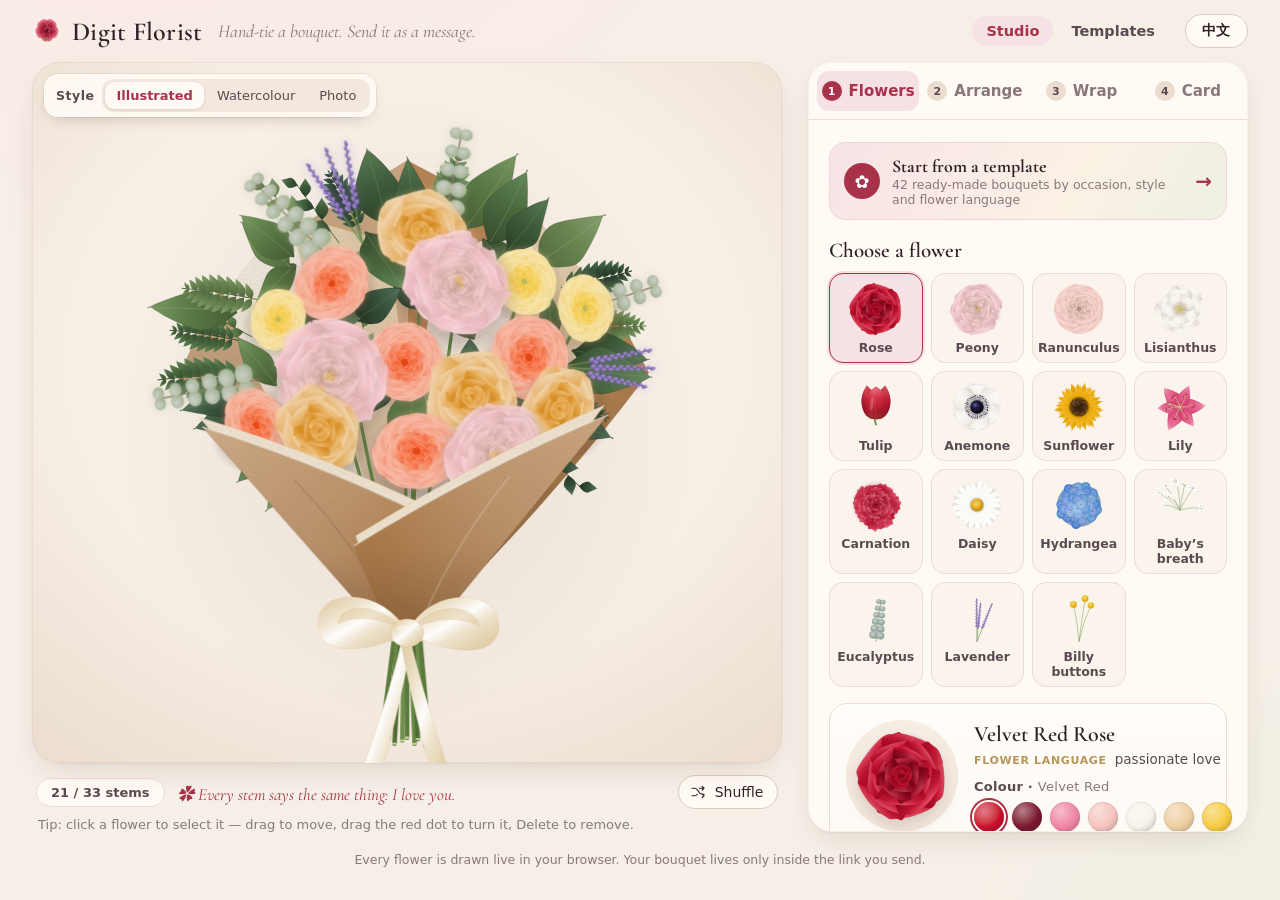
<file: index.html>
<!doctype html>
<html lang="en">
<head>
  <meta charset="utf-8" />
  <meta name="viewport" content="width=device-width, initial-scale=1, viewport-fit=cover" />
  <title>Digit Florist · 数字花坊</title>
  <meta name="description" content="Design a digital bouquet — choose flowers, colours and wrapping, arrange them your way, and send it as a link. 亲手设计一束电子花束，并以链接的形式送出。" />
  <meta name="theme-color" content="#f6efe7" />
  <link rel="icon" href="assets/favicon.svg" type="image/svg+xml" />
  <link rel="preconnect" href="https://fonts.googleapis.com" />
  <link rel="preconnect" href="https://fonts.gstatic.com" crossorigin />
  <link rel="stylesheet" href="https://fonts.googleapis.com/css2?family=Cormorant+Garamond:ital,wght@0,500;0,600;1,500&family=Noto+Serif+SC:wght@500;600&display=swap" media="print" onload="this.media='all'" />
  <link rel="stylesheet" href="css/style.css" />
</head>
<body class="studio-page">
  <header class="topbar">
    <a class="brand" href="./">
      <img src="assets/favicon.svg" alt="" width="30" height="30" />
      <span class="brand-name" data-i18n="brand">Digit Florist</span>
    </a>
    <p class="tagline" data-i18n="tagline"></p>
    <nav class="nav">
      <a class="nav-link on" href="./" data-i18n="navStudio" aria-current="page"></a>
      <a class="nav-link" href="library.html" data-i18n="navLibrary"></a>
    </nav>
    <button class="lang-btn" id="langBtn" type="button" aria-label="Switch language"><span data-i18n="langLabel">中文</span></button>
  </header>

  <main class="studio">
    <section class="stage-col" aria-label="Bouquet preview">
      <div class="style-float"><span data-i18n="styleLabel"></span><div class="seg style-seg" id="styleSeg" role="radiogroup"></div></div>
      <div class="stage" id="stage"></div>
      <div class="selbar" id="selbar" hidden></div>
      <div class="stage-bar">
        <span class="pill" id="countPill"></span>
        <button type="button" class="rose-note" id="roseNote"></button>
        <div class="stage-actions">
          <button class="icon-btn" data-act="shuffle" type="button" data-i18n-title="shuffle">
            <svg viewBox="0 0 24 24" aria-hidden="true"><path d="M4 7h3.5c2 0 3.2 1 4.5 3l1 1.6c1.3 2 2.5 3.4 4.5 3.4H20M4 17h3.5c1.6 0 2.6-.7 3.6-2M14 7h3.5H20m-2.5-2.5L20 7l-2.5 2.5m0 5L20 17l-2.5 2.5"/></svg>
            <span data-i18n="shuffle"></span>
          </button>
        </div>
      </div>
      <p class="hint" data-i18n="dragHint"></p>
    </section>

    <aside class="panel">
      <nav class="tabs" role="tablist">
        <button role="tab" data-tab="flowers" class="on"><b>1</b><span data-i18n="tab.flowers"></span></button>
        <button role="tab" data-tab="arrange"><b>2</b><span data-i18n="tab.arrange"></span></button>
        <button role="tab" data-tab="wrap"><b>3</b><span data-i18n="tab.wrap"></span></button>
        <button role="tab" data-tab="card"><b>4</b><span data-i18n="tab.card"></span></button>
      </nav>
      <div class="panel-body" id="panelBody"></div>
    </aside>
  </main>

  <footer class="foot" data-i18n="footer"></footer>

  <dialog id="shareDlg" class="dlg">
    <form method="dialog" class="dlg-inner">
      <div class="dlg-art" id="shareArt"></div>
      <h2 data-i18n="shareTitle"></h2>
      <p class="muted" data-i18n="shareDesc"></p>
      <div class="link-row">
        <input id="shareLink" readonly />
        <button type="button" class="btn primary" data-dlg="copy"><span data-i18n="copy"></span></button>
      </div>
      <div class="dlg-actions">
        <button type="button" class="btn" data-dlg="share" id="nativeShare" hidden><span data-i18n="shareBtn"></span></button>
        <button type="button" class="btn" data-dlg="preview"><span data-i18n="preview"></span></button>
        <button type="button" class="btn" data-dlg="download"><span data-i18n="download"></span></button>
      </div>
      <button class="dlg-x" value="close" aria-label="Close">×</button>
    </form>
  </dialog>

  <div class="toast" id="toast" role="status" aria-live="polite"></div>
  <script type="module" src="js/studio.js"></script>
</body>
</html>
</file>
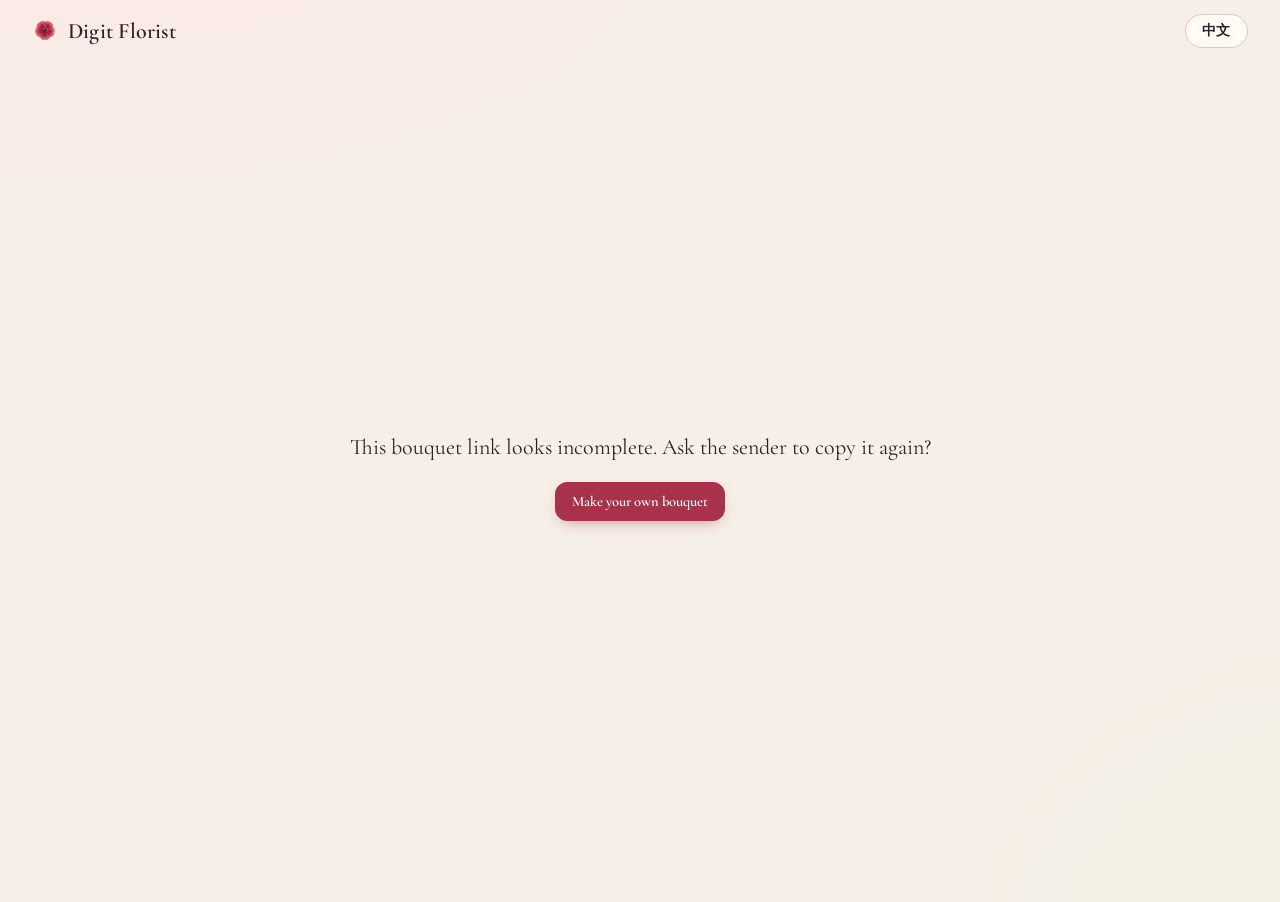
<file: gift.html>
<!doctype html>
<html lang="en">
<head>
  <meta charset="utf-8" />
  <meta name="viewport" content="width=device-width, initial-scale=1, viewport-fit=cover" />
  <title>A bouquet for you · 有一束花送给你</title>
  <meta name="description" content="Someone sent you a hand-tied digital bouquet. 有人为你扎了一束电子花束。" />
  <meta name="theme-color" content="#f6efe7" />
  <link rel="icon" href="assets/favicon.svg" type="image/svg+xml" />
  <link rel="preconnect" href="https://fonts.googleapis.com" />
  <link rel="preconnect" href="https://fonts.gstatic.com" crossorigin />
  <link rel="stylesheet" href="https://fonts.googleapis.com/css2?family=Cormorant+Garamond:ital,wght@0,500;0,600;1,500&family=Noto+Serif+SC:wght@500;600&family=Ma+Shan+Zheng&display=swap" media="print" onload="this.media='all'" />
  <link rel="stylesheet" href="css/style.css" />
</head>
<body class="gift-page">
  <header class="topbar slim">
    <a class="brand" href="./">
      <img src="assets/favicon.svg" alt="" width="26" height="26" />
      <span class="brand-name" data-i18n="brand">Digit Florist</span>
    </a>
    <button class="lang-btn" id="langBtn" type="button" aria-label="Switch language"><span data-i18n="langLabel">中文</span></button>
  </header>

  <div class="petal-rain" id="petals" aria-hidden="true"></div>

  <main class="gift">
    <section class="envelope-screen" id="envelope">
      <button class="envelope" id="openBtn" type="button">
        <span class="env-back"></span>
        <span class="env-letter"><span class="env-art" id="envArt"></span></span>
        <span class="env-front"></span>
        <span class="env-flap"></span>
        <span class="env-seal"><svg viewBox="0 0 40 40" aria-hidden="true"><path d="M20 31s-9.5-5.8-9.5-12.6A5.3 5.3 0 0 1 20 15.3a5.3 5.3 0 0 1 9.5 3.1C29.5 25.2 20 31 20 31Z"/></svg></span>
      </button>
      <h1 class="env-title" data-i18n="giftFor"></h1>
      <p class="env-from" id="envFrom"></p>
      <p class="env-tap" data-i18n="tapOpen"></p>
    </section>

    <section class="reveal" id="reveal" hidden>
      <div class="gift-stage" id="giftStage"></div>
      <article class="note" id="note">
        <p class="note-to" id="noteTo"></p>
        <p class="note-msg" id="noteMsg"></p>
        <p class="note-from" id="noteFrom"></p>
        <p class="note-meaning" id="noteMeaning"></p>
      </article>
      <div class="gift-actions">
        <button class="btn" type="button" id="replayBtn"><span data-i18n="replay"></span></button>
        <button class="btn" type="button" id="saveBtn"><span data-i18n="download"></span></button>
        <a class="btn primary" href="./" data-i18n="makeOwn"></a>
      </div>
    </section>

    <section class="invalid" id="invalid" hidden>
      <p data-i18n="invalid"></p>
      <a class="btn primary" href="./" data-i18n="makeOwn"></a>
    </section>
  </main>

  <div class="toast" id="toast" role="status" aria-live="polite"></div>
  <script type="module" src="js/gift.js"></script>
</body>
</html>
</file>
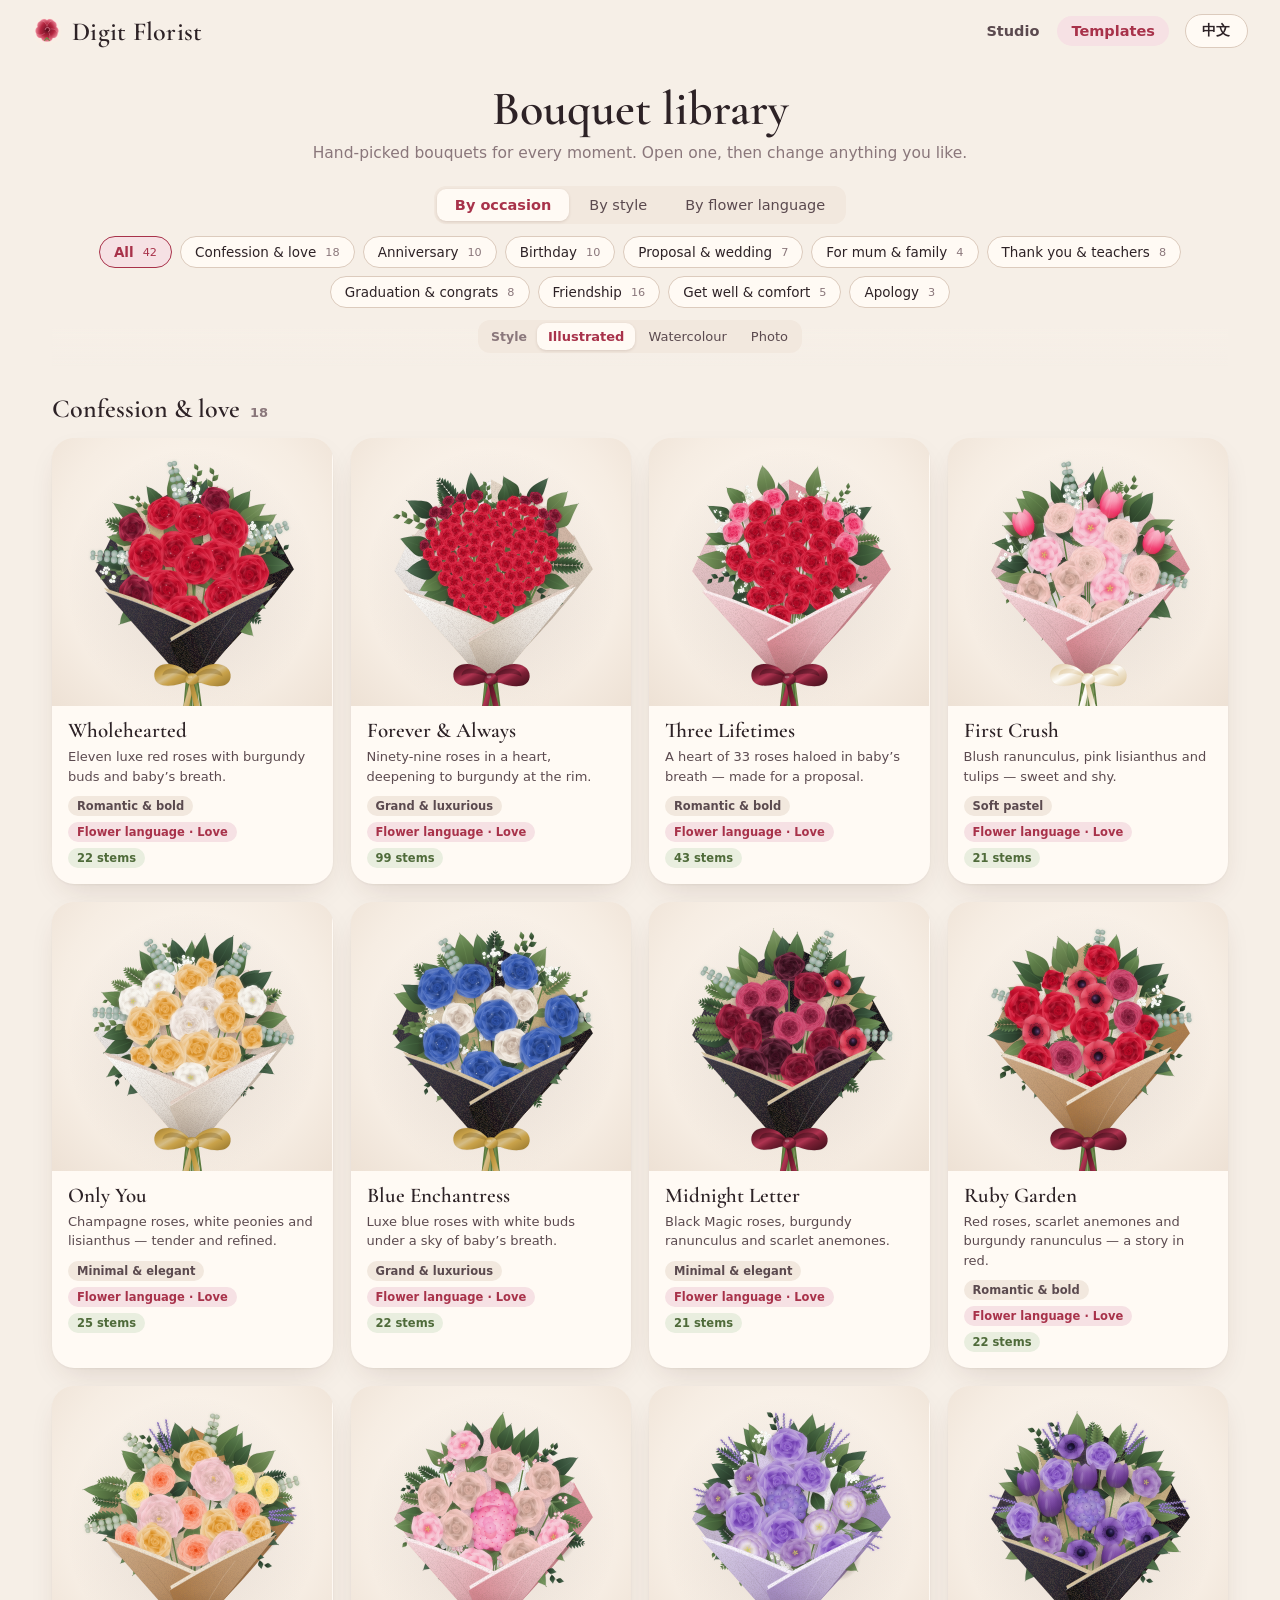
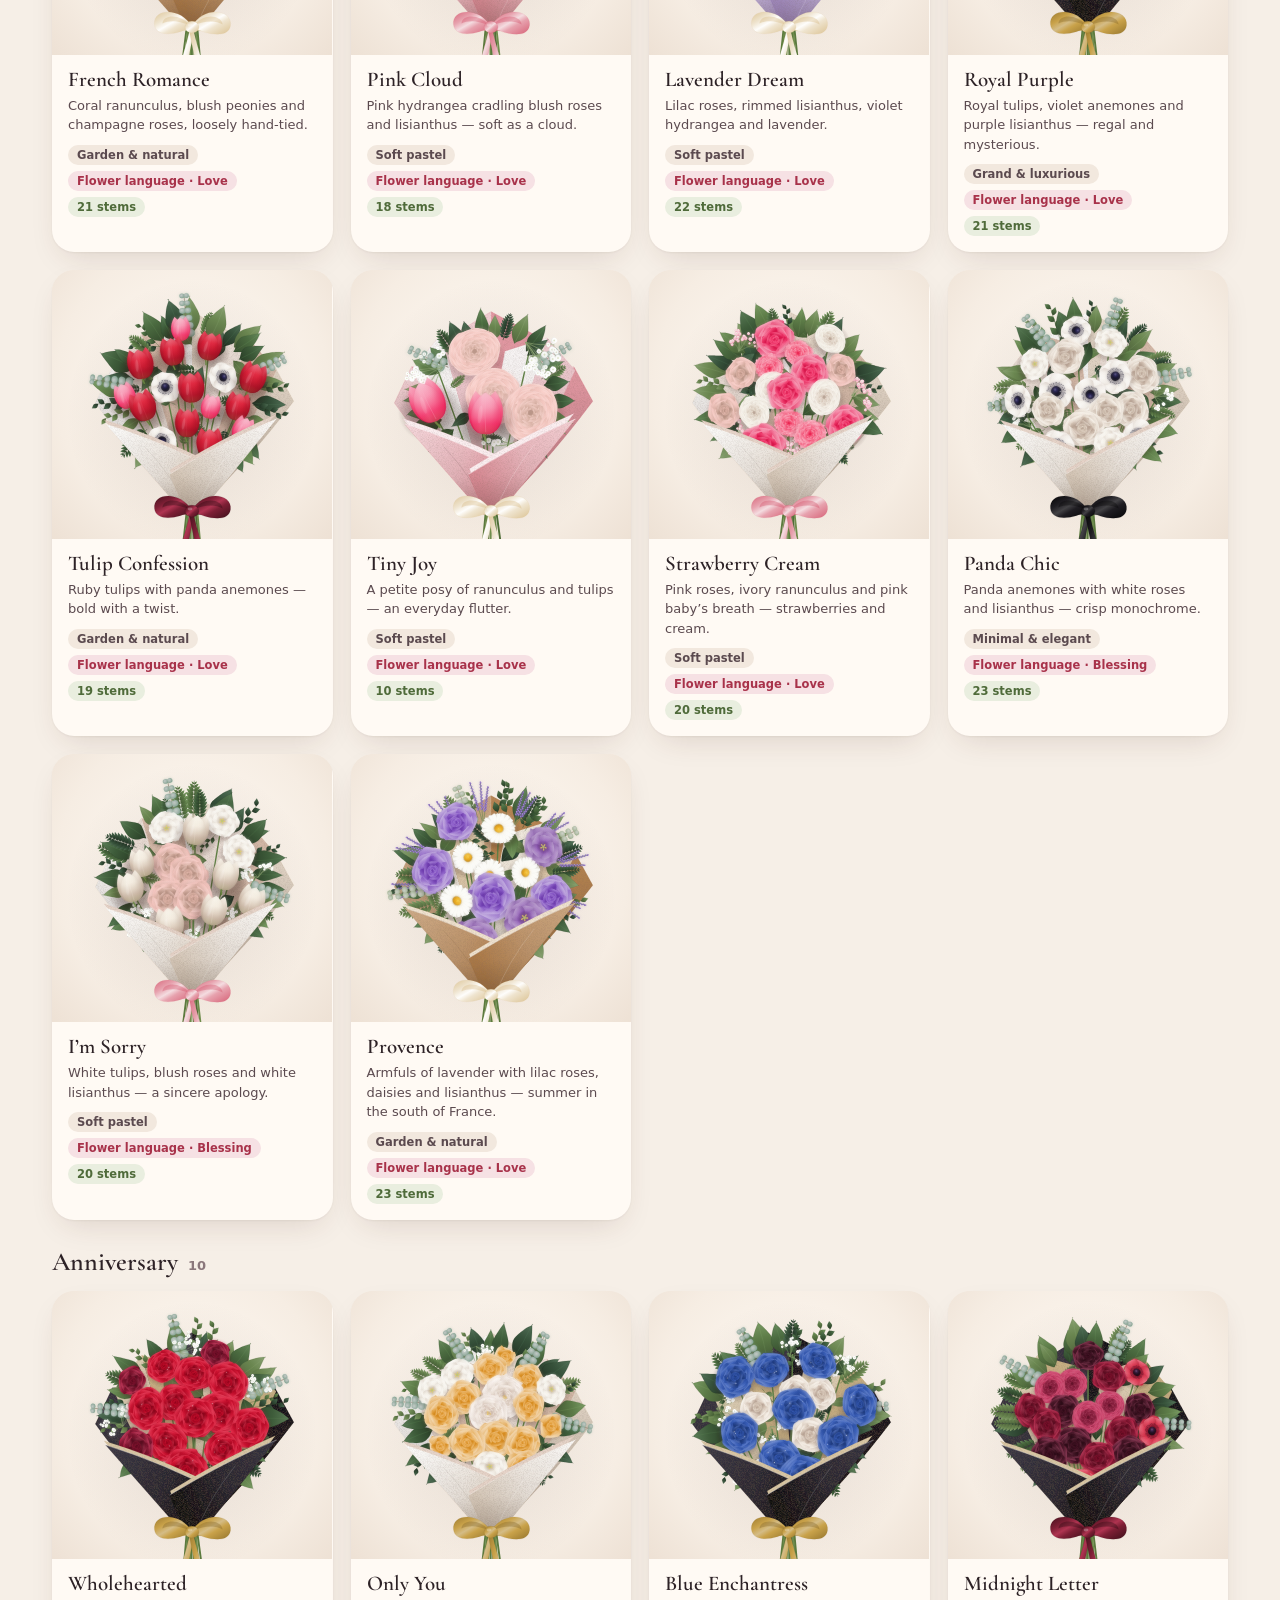
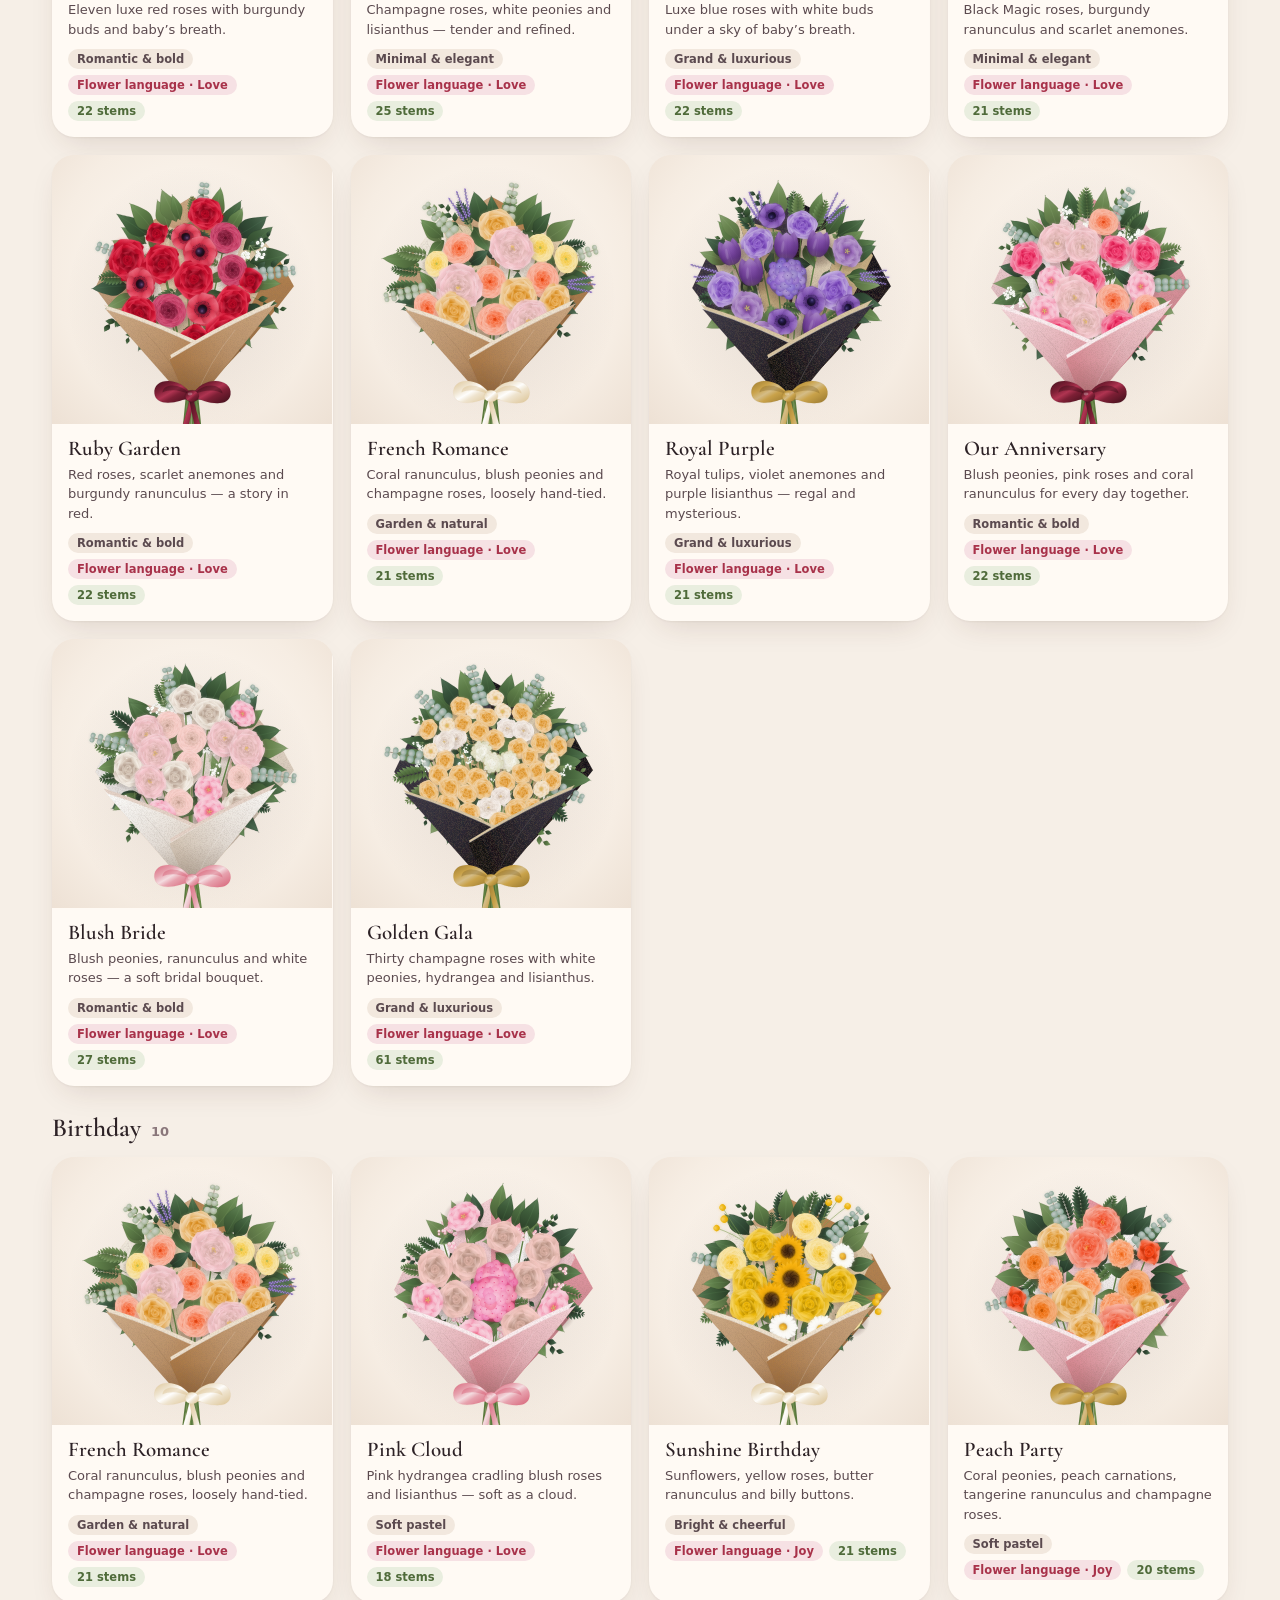
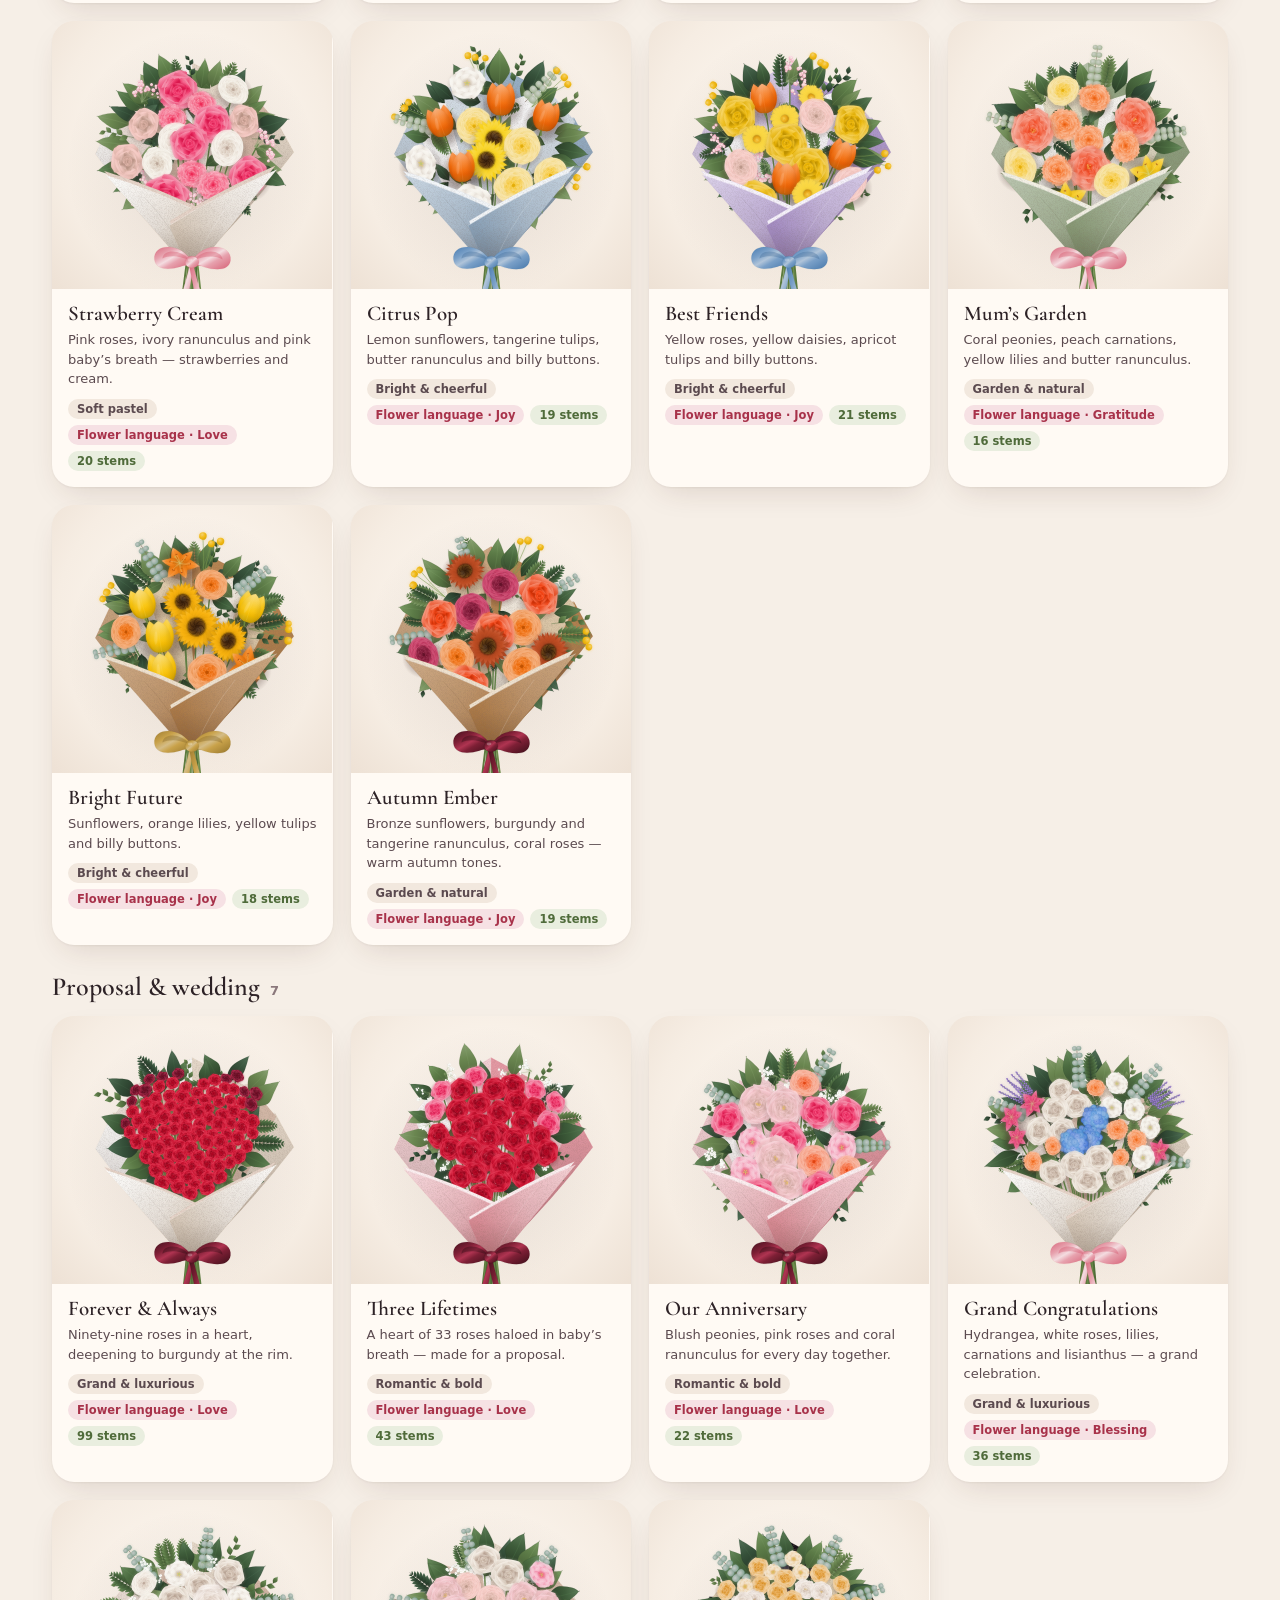
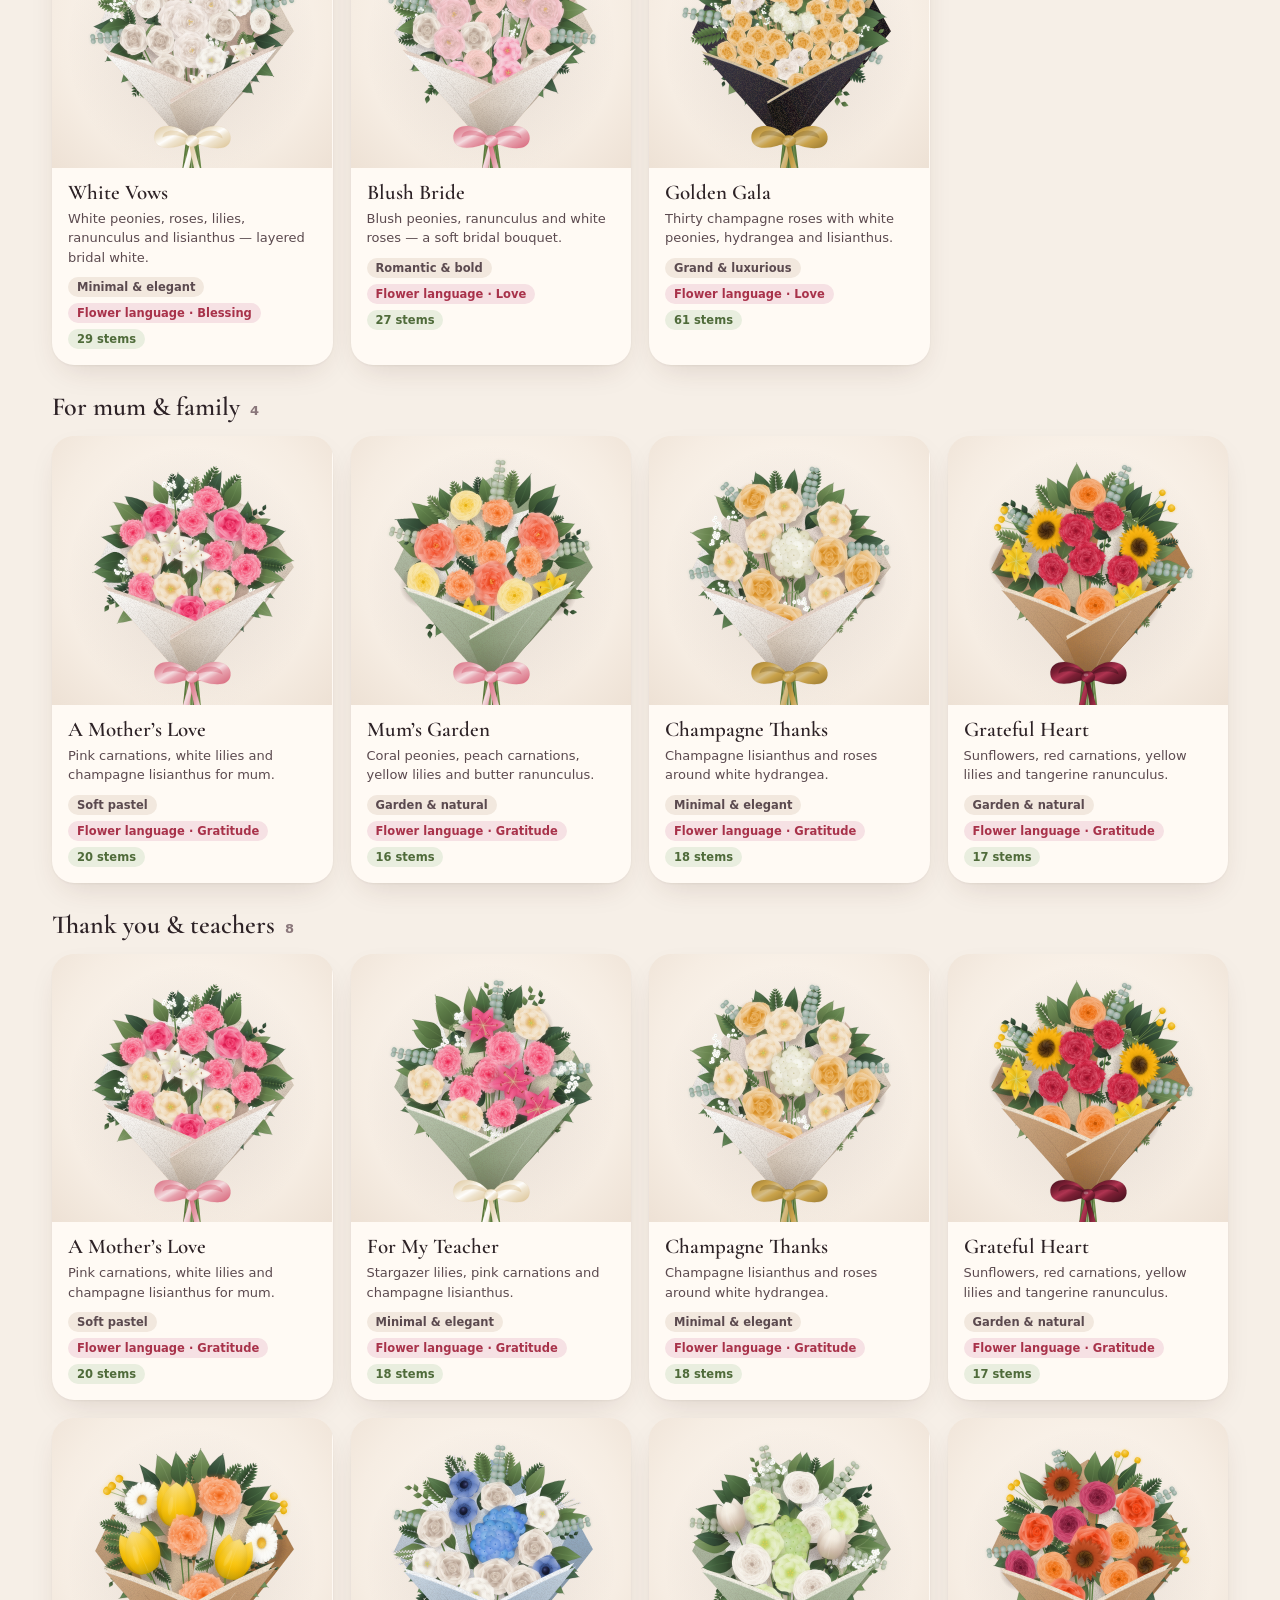
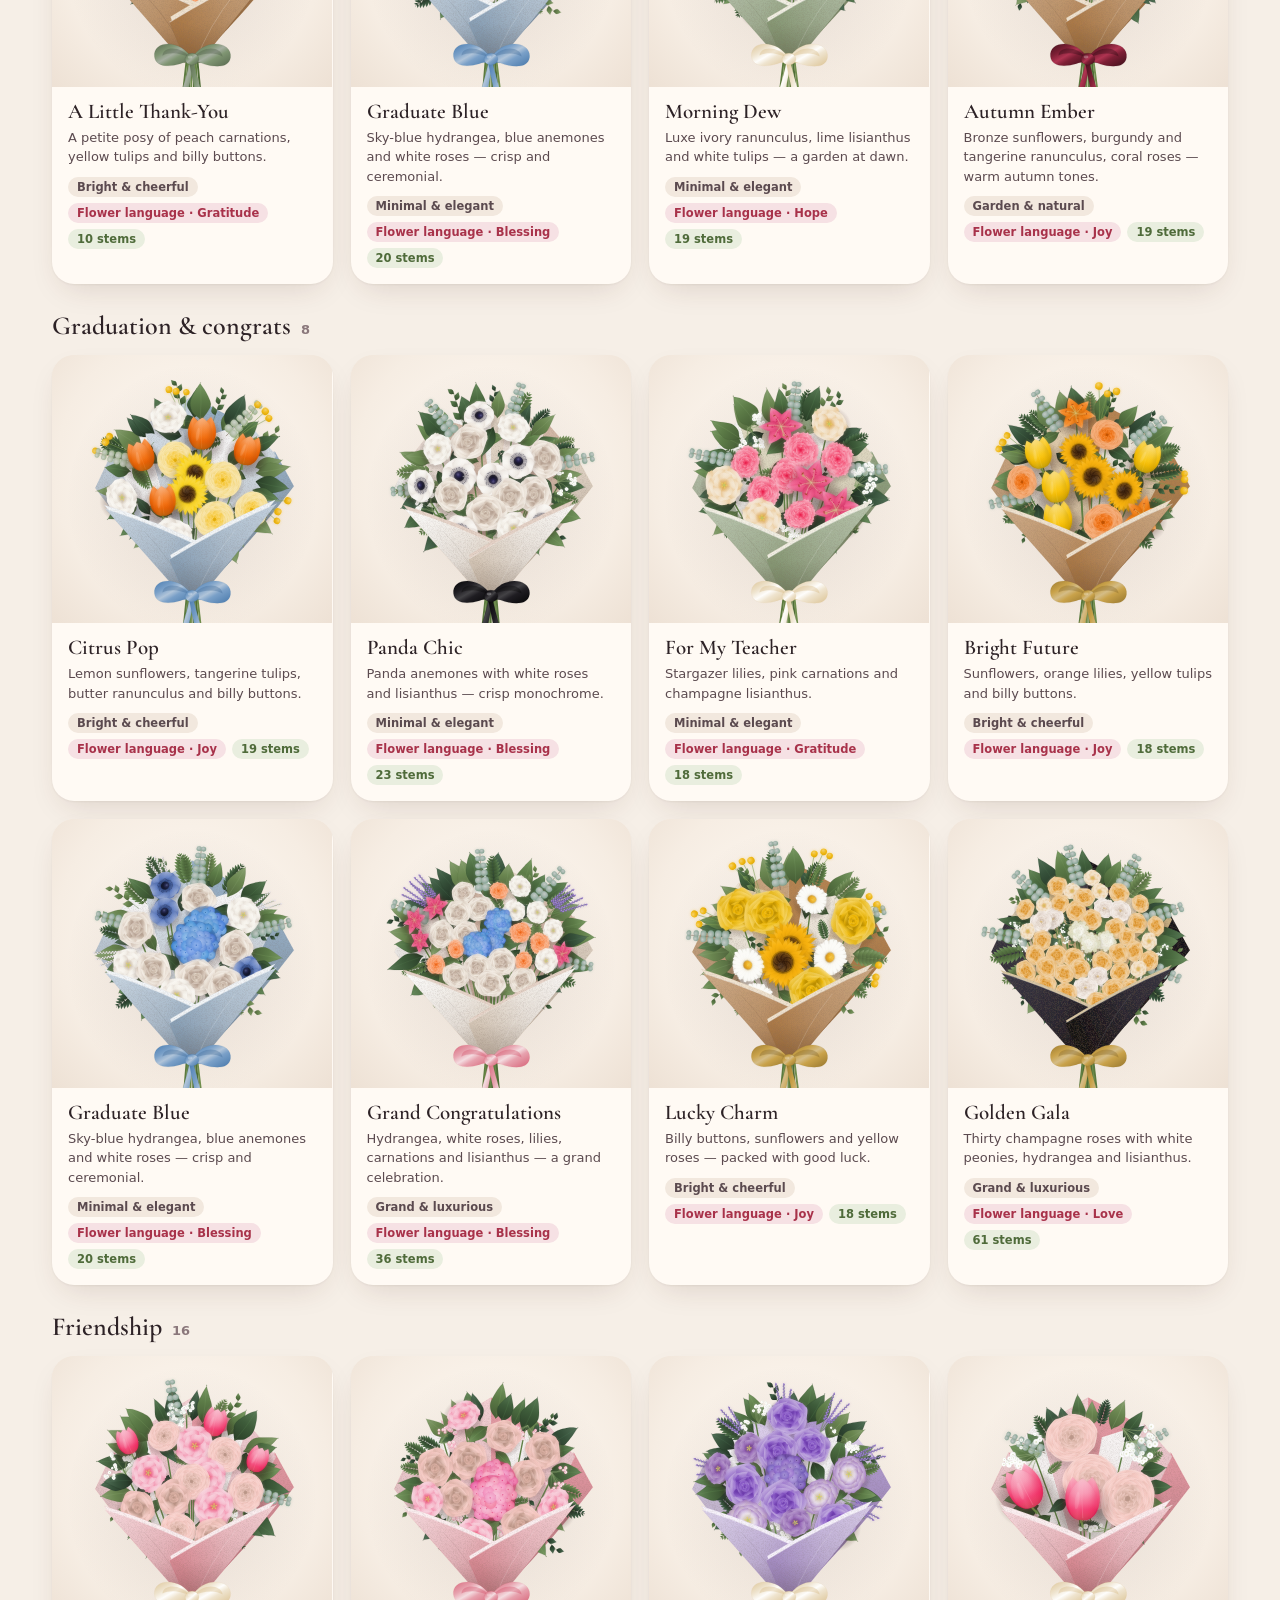
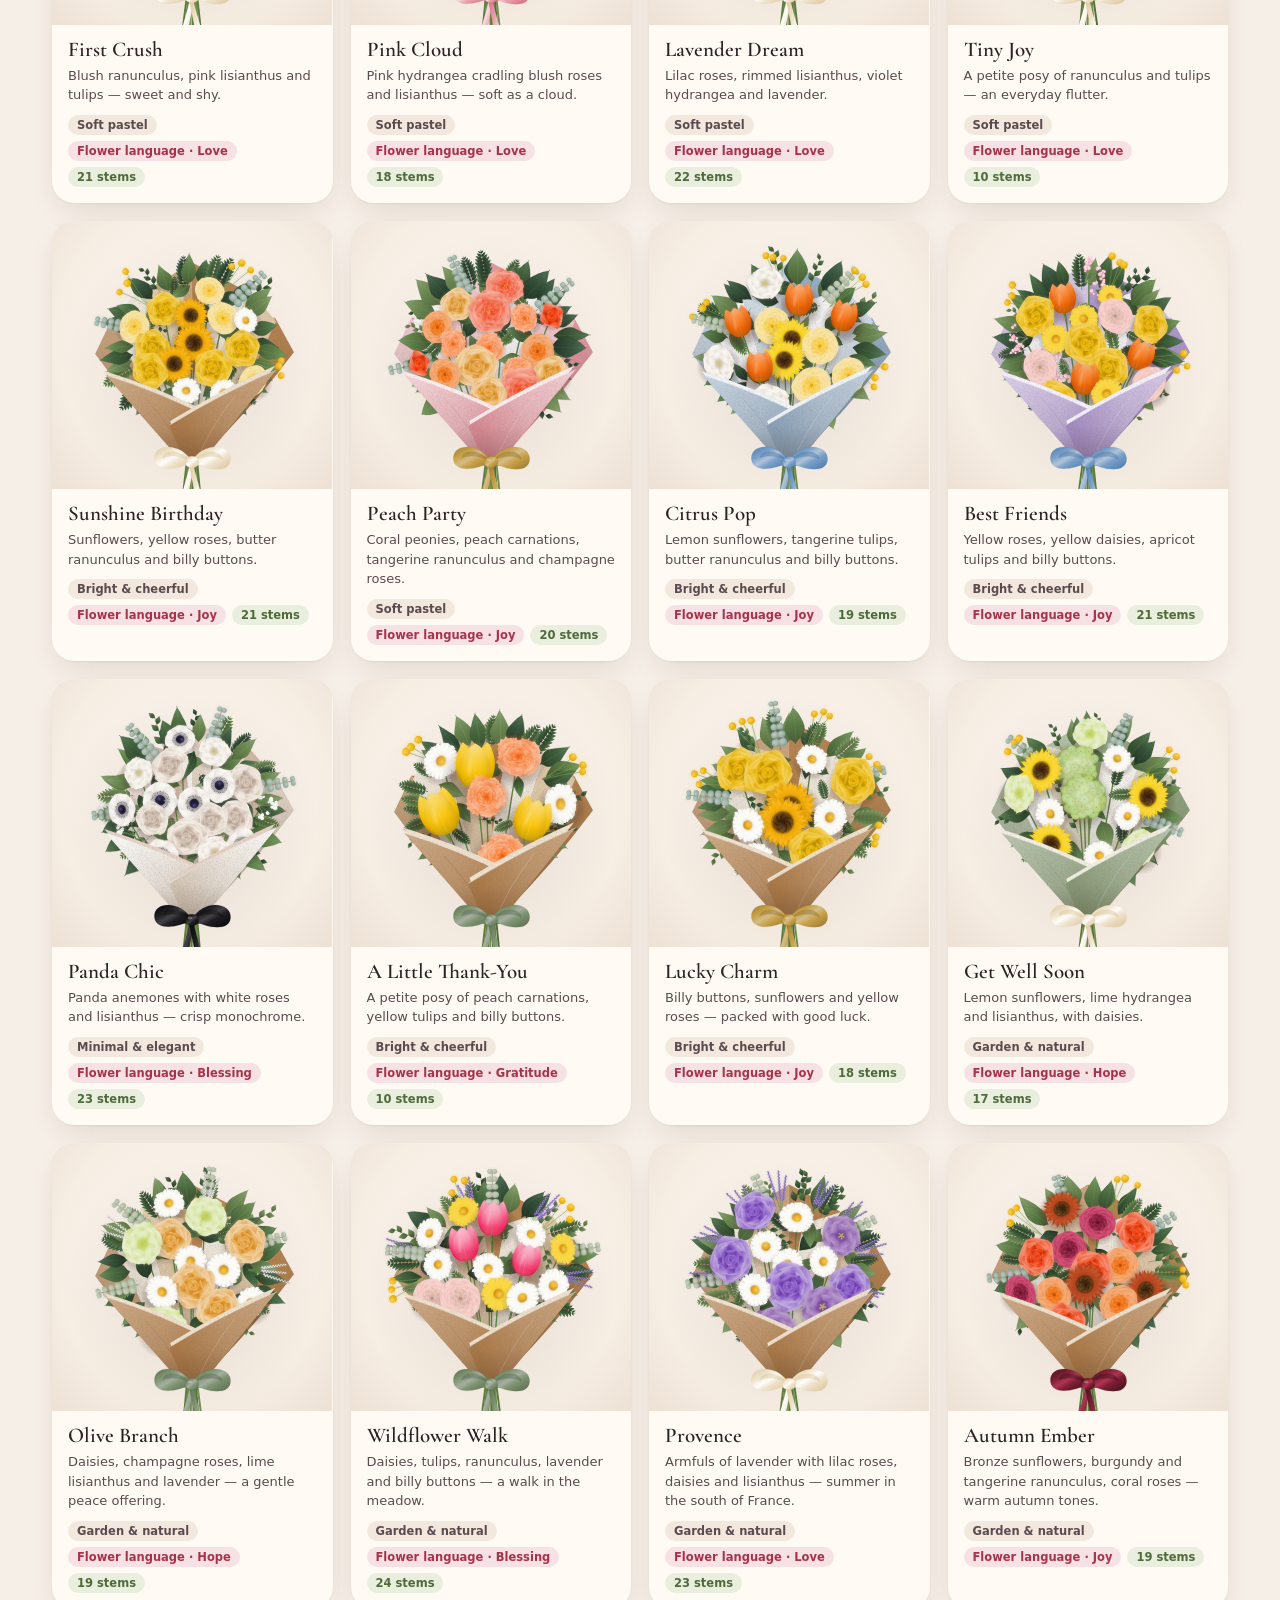
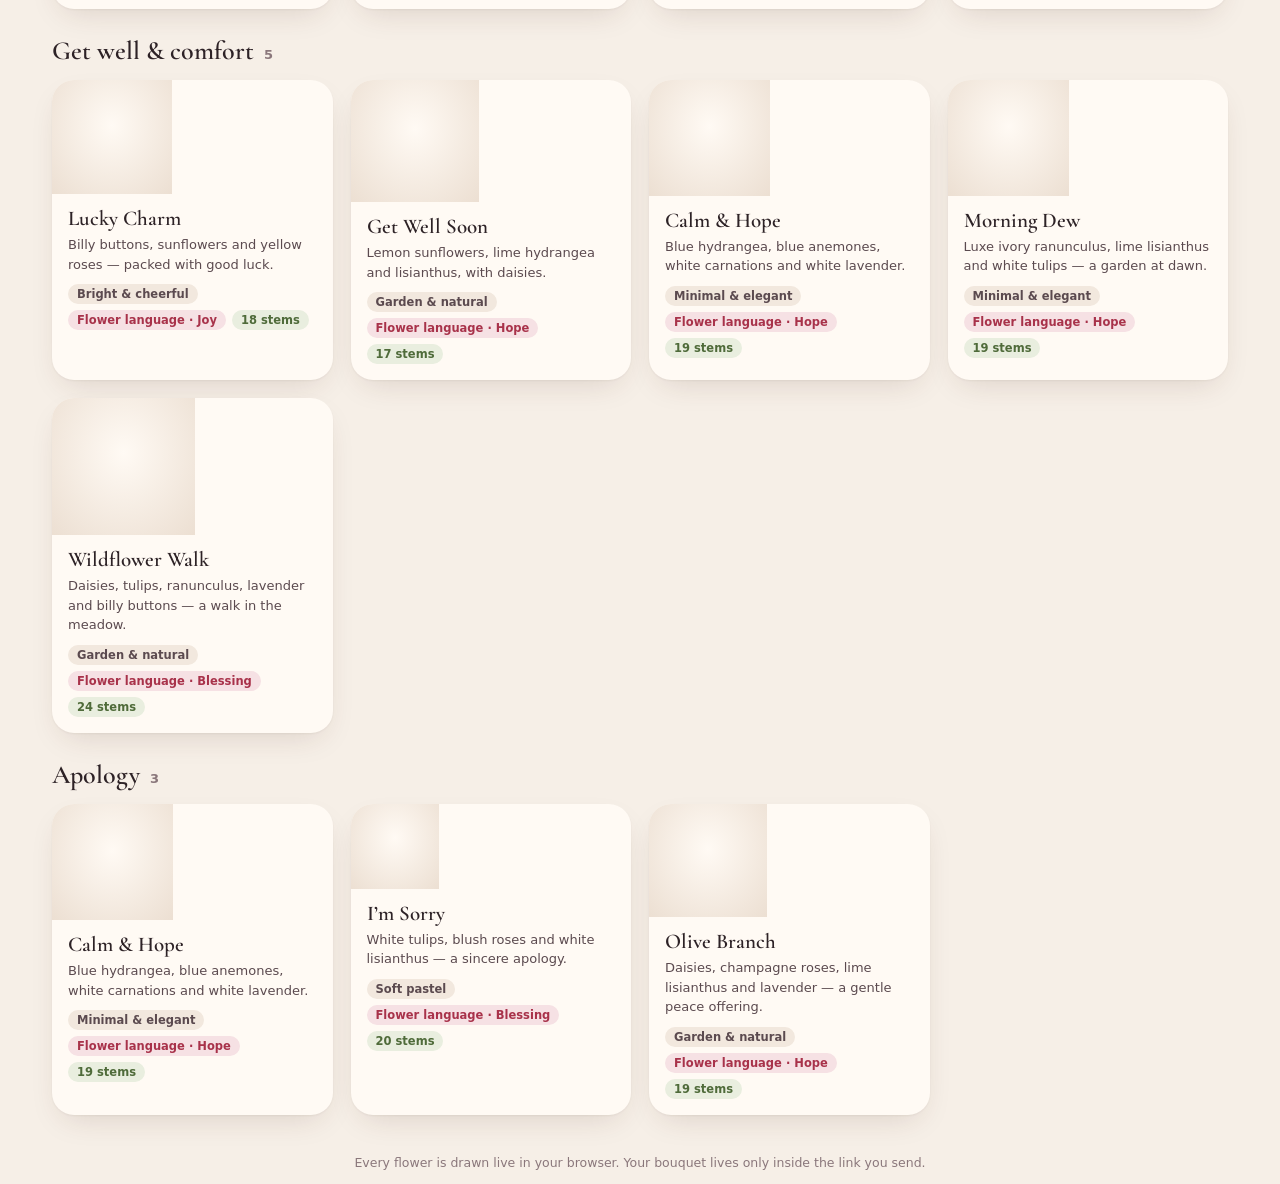
<file: library.html>
<!doctype html>
<html lang="en">
<head>
  <meta charset="utf-8" />
  <meta name="viewport" content="width=device-width, initial-scale=1, viewport-fit=cover" />
  <title>Bouquet Library · 花束模板库</title>
  <meta name="description" content="Ready-made bouquet templates by occasion, style and flower language — open one and make it yours. 按用途、风格和花语挑选花束模板，再亲手修改。" />
  <meta name="theme-color" content="#f6efe7" />
  <link rel="icon" href="assets/favicon.svg" type="image/svg+xml" />
  <link rel="preconnect" href="https://fonts.googleapis.com" />
  <link rel="preconnect" href="https://fonts.gstatic.com" crossorigin />
  <link rel="stylesheet" href="https://fonts.googleapis.com/css2?family=Cormorant+Garamond:ital,wght@0,500;0,600;1,500&family=Noto+Serif+SC:wght@500;600&display=swap" media="print" onload="this.media='all'" />
  <link rel="stylesheet" href="css/style.css" />
</head>
<body class="library-page">
  <header class="topbar">
    <a class="brand" href="./">
      <img src="assets/favicon.svg" alt="" width="30" height="30" />
      <span class="brand-name" data-i18n="brand">Digit Florist</span>
    </a>
    <nav class="nav">
      <a class="nav-link" href="./" data-i18n="navStudio"></a>
      <a class="nav-link on" href="library.html" data-i18n="navLibrary" aria-current="page"></a>
    </nav>
    <button class="lang-btn" id="langBtn" type="button" aria-label="Switch language"><span data-i18n="langLabel">中文</span></button>
  </header>

  <main class="library">
    <section class="lib-hero">
      <h1 data-i18n="libTitle"></h1>
      <p data-i18n="libSub"></p>
    </section>

    <div class="lib-controls">
      <div class="seg lib-mode" id="modeSeg" role="tablist"></div>
      <div class="chips lib-chips" id="filterChips"></div>
      <div class="seg style-seg lib-style" id="styleSeg"></div>
    </div>

    <div id="lib"></div>
  </main>

  <footer class="foot" data-i18n="footer"></footer>

  <dialog id="tplDlg" class="dlg wide">
    <div class="dlg-inner tpl-detail">
      <button class="dlg-x" type="button" data-close aria-label="Close">×</button>
      <div class="tpl-detail-art"><img id="tdImg" alt="" /></div>
      <div class="tpl-detail-body">
        <div class="tpl-tags" id="tdTags"></div>
        <h2 id="tdName"></h2>
        <p class="muted" id="tdDesc"></p>
        <div class="meaning-card"><span class="mc-label" data-i18n="bouquetMeaning"></span><p id="tdMeaning"></p><p class="mc-close" id="tdClose"></p></div>
        <h3 class="sec-title small-title" data-i18n="inBouquet"></h3>
        <ul class="mini-list" id="tdFlowers"></ul>
        <p class="muted small" id="tdWrap"></p>
        <div class="tpl-detail-actions">
          <a class="btn primary" id="tdUse"><span data-i18n="useTpl"></span></a>
          <a class="btn" id="tdSend"><span data-i18n="sendTpl"></span></a>
        </div>
      </div>
    </div>
  </dialog>

  <script type="module" src="js/library.js"></script>
</body>
</html>
</file>
<file: css/style.css>
/* Digit Florist — boutique paper & petals */
:root {
  color-scheme: light;
  --bg: #f6efe7;
  --paper: #fffaf4;
  --paper-2: #fbf4ec;
  --ink: #2d2226;
  --ink-2: #5b4a4f;
  --muted: #8a777b;
  --line: #eadccf;
  --line-2: #dccbbd;
  --accent: #a8324a;
  --accent-ink: #fff;
  --accent-soft: #f6e1e4;
  --gold: #b8955a;
  --green: #5f7f45;
  --radius: 18px;
  --shadow: 0 1px 2px rgba(60, 30, 25, 0.05), 0 12px 32px -12px rgba(80, 40, 30, 0.18);
  --serif: "Cormorant Garamond", "Noto Serif SC", "Songti SC", "STSong", "SimSun", Georgia, serif;
  --sans: -apple-system, BlinkMacSystemFont, "Segoe UI", "PingFang SC", "Hiragino Sans GB", "Microsoft YaHei", "Noto Sans SC", system-ui, sans-serif;
  --hand: "Ma Shan Zheng", "Kaiti SC", "STKaiti", "KaiTi", "Cormorant Garamond", Georgia, serif;
}

* { box-sizing: border-box; }
html, body { margin: 0; }
body {
  font-family: var(--sans);
  color: var(--ink);
  background:
    radial-gradient(1200px 600px at 10% -10%, #fbe9e6 0%, transparent 60%),
    radial-gradient(900px 700px at 110% 110%, #eef0e2 0%, transparent 55%),
    var(--bg);
  min-height: 100vh;
  -webkit-font-smoothing: antialiased;
}
button { font: inherit; color: inherit; cursor: pointer; }
input, textarea { font: inherit; color: inherit; }
svg { display: block; }
[hidden] { display: none !important; }

/* ---------- top bar ---------- */
.topbar {
  display: flex; align-items: center; gap: 16px;
  padding: 14px clamp(16px, 3vw, 32px);
}
.brand { display: flex; align-items: center; gap: 10px; text-decoration: none; color: var(--ink); }
.brand-name { font-family: var(--serif); font-size: 26px; font-weight: 600; letter-spacing: 0.01em; }
.tagline { margin: 0; color: var(--muted); font-family: var(--serif); font-style: italic; font-size: 18px; flex: 1; }
.lang-btn {
  margin-left: 0; border: 1px solid var(--line-2); background: var(--paper);
  border-radius: 999px; padding: 7px 16px; font-size: 14px; font-weight: 600; letter-spacing: 0.04em;
  transition: background 0.2s, border-color 0.2s;
}
.lang-btn:hover { border-color: var(--accent); color: var(--accent); }

/* ---------- studio layout ---------- */
.studio {
  display: grid; grid-template-columns: minmax(0, 1fr) minmax(360px, 440px);
  gap: clamp(16px, 2vw, 28px);
  padding: 0 clamp(16px, 3vw, 32px) 20px;
  height: calc(100vh - 66px - 44px);
  min-height: 560px;
}
.stage-col { display: flex; flex-direction: column; min-height: 0; position: relative; }
.stage {
  position: relative; flex: 1; min-height: 0;
  background: radial-gradient(ellipse 75% 70% at 50% 42%, #fffaf4 0%, #f6ede3 65%, #ecdfd2 100%); border-radius: 28px; overflow: hidden;
  box-shadow: inset 0 0 0 1px rgba(120, 80, 60, 0.07), var(--shadow);
  touch-action: none;
}
.stage svg { width: 100%; height: 100%; }
.stage .stem { cursor: grab; }
.stage .stem:hover { filter: brightness(1.04) drop-shadow(0 0 6px rgba(255, 255, 255, 0.7)); }
.stage.dragging, .stage.dragging .stem { cursor: grabbing; }
.stage.empty::after { content: ""; position: absolute; inset: 0; background: rgba(248, 240, 231, 0.35); }
.empty-msg {
  position: absolute; left: 50%; top: 42%; transform: translate(-50%, -50%); z-index: 2;
  margin: 0; padding: 14px 22px; background: var(--paper); border-radius: 14px; box-shadow: var(--shadow);
  font-family: var(--serif); font-size: 20px; text-align: center; max-width: 80%;
}
.stage-bar { display: flex; align-items: center; gap: 12px; padding: 12px 4px 0; }
.pill {
  background: var(--paper); border: 1px solid var(--line); border-radius: 999px;
  padding: 6px 14px; font-size: 13px; font-weight: 600; color: var(--ink-2);
}
.pill.warn { color: var(--accent); border-color: #e6b3bd; background: var(--accent-soft); }
.rose-note { border: 0; background: none; padding: 0; text-align: left; font-family: var(--serif); font-style: italic; font-size: 17px; color: var(--accent); flex: 1; min-width: 0; white-space: nowrap; overflow: hidden; text-overflow: ellipsis; }
.pill { white-space: nowrap; }
.stage-actions { margin-left: auto; display: flex; gap: 8px; flex: none; }
.icon-btn {
  display: inline-flex; align-items: center; gap: 8px; border: 1px solid var(--line-2); background: var(--paper);
  border-radius: 999px; padding: 7px 14px 7px 10px; font-size: 14px; font-weight: 500;
}
.icon-btn svg { width: 18px; height: 18px; fill: none; stroke: currentColor; stroke-width: 1.6; stroke-linecap: round; stroke-linejoin: round; }
.icon-btn:hover { border-color: var(--accent); color: var(--accent); }
.hint { margin: 8px 6px 0; color: var(--muted); font-size: 13px; }

/* ---------- panel ---------- */
.panel {
  background: var(--paper); border-radius: 24px; box-shadow: var(--shadow);
  border: 1px solid rgba(120, 80, 60, 0.06);
  display: flex; flex-direction: column; min-height: 0; overflow: hidden;
}
.tabs { display: grid; grid-template-columns: repeat(4, 1fr); padding: 8px; gap: 4px; border-bottom: 1px solid var(--line); background: var(--paper); }
.tabs button {
  border: 0; background: transparent; border-radius: 12px; padding: 10px 4px;
  display: flex; align-items: center; justify-content: center; gap: 7px; font-size: 15px; font-weight: 600; color: var(--muted);
  transition: background 0.2s, color 0.2s;
}
.tabs button b {
  width: 20px; height: 20px; border-radius: 50%; display: grid; place-items: center;
  font-size: 11px; background: var(--line); color: var(--ink-2); font-weight: 700;
}
.tabs button.on { background: var(--accent-soft); color: var(--accent); }
.tabs button.on b { background: var(--accent); color: #fff; }
.panel-body { overflow-y: auto; padding: 6px 20px 24px; flex: 1; scrollbar-width: thin; }

.sec-title { font-family: var(--serif); font-weight: 600; font-size: 21px; margin: 18px 0 10px; }
.sec-title .thin, .field-label em { font-style: normal; color: var(--muted); font-weight: 500; font-family: var(--sans); font-size: 13px; }
.sec-row { display: flex; align-items: baseline; justify-content: space-between; gap: 8px; }
.row-actions { display: flex; gap: 14px; }
.field-label { display: block; font-size: 13px; font-weight: 600; color: var(--ink-2); margin: 14px 0 8px; letter-spacing: 0.02em; }
.muted { color: var(--muted); }
.small { font-size: 13px; }

/* flower type grid */
.ftype-grid { display: grid; grid-template-columns: repeat(4, 1fr); gap: 8px; }
.ftype {
  border: 1px solid var(--line); background: var(--paper-2); border-radius: 14px; padding: 8px 4px 7px;
  display: flex; flex-direction: column; align-items: center; gap: 4px;
  transition: transform 0.15s, border-color 0.15s, background 0.15s;
}
.ftype:hover { transform: translateY(-2px); border-color: var(--line-2); }
.ftype.on { border-color: var(--accent); background: var(--accent-soft); box-shadow: 0 0 0 2px rgba(168, 50, 74, 0.12); }
.ftype-art { width: 54px; height: 54px; }
.ftype-art svg { width: 100%; height: 100%; }
.ftype-name { font-size: 12.5px; font-weight: 600; color: var(--ink-2); text-align: center; line-height: 1.2; }

.config {
  margin-top: 16px; border: 1px solid var(--line); border-radius: var(--radius);
  background: linear-gradient(180deg, #fffdf9, var(--paper-2)); padding: 16px;
  display: grid; grid-template-columns: 112px 1fr; gap: 16px; align-items: start;
}
.config-art {
  width: 112px; height: 112px; border-radius: 50%;
  background: radial-gradient(circle at 50% 45%, #fff 0%, #f4e9de 70%);
  display: grid; place-items: center; padding: 10px; position: sticky; top: 0;
}
.config-art svg { width: 100%; height: 100%; filter: drop-shadow(0 6px 8px rgba(60, 25, 20, 0.18)); }
.config-head h4 { margin: 2px 0 4px; font-family: var(--serif); font-size: 22px; font-weight: 600; line-height: 1.15; }
.meaning { margin: 0; font-size: 13.5px; color: var(--ink-2); }
.meaning span {
  display: inline-block; font-size: 11px; font-weight: 700; letter-spacing: 0.06em; text-transform: uppercase;
  color: var(--gold); margin-right: 8px;
}
.config-body .field-label:first-of-type { margin-top: 12px; }

.swatches { display: flex; flex-wrap: wrap; gap: 8px; }
.swatch {
  width: 30px; height: 30px; border-radius: 50%; border: 0; padding: 0;
  background: radial-gradient(circle at 35% 30%, color-mix(in srgb, var(--c) 55%, #fff) 0%, var(--c) 55%, color-mix(in srgb, var(--c) 75%, #000) 100%);
  box-shadow: inset 0 0 0 1px rgba(0, 0, 0, 0.08), 0 1px 2px rgba(0, 0, 0, 0.1);
  transition: transform 0.15s, box-shadow 0.15s;
}
.swatch:hover { transform: scale(1.1); }
.swatch.on { box-shadow: 0 0 0 2px var(--paper), 0 0 0 4px var(--accent); }
.swatch.ribbon { border-radius: 9px; width: 38px; height: 26px; }

.seg { display: inline-flex; background: #f2e8de; border-radius: 12px; padding: 3px; gap: 2px; flex-wrap: wrap; }
.seg button {
  border: 0; background: transparent; border-radius: 9px; padding: 7px 12px; font-size: 13.5px; font-weight: 500; color: var(--ink-2);
  transition: background 0.15s, color 0.15s, box-shadow 0.15s;
}
.seg button.on { background: var(--paper); color: var(--accent); font-weight: 600; box-shadow: 0 1px 3px rgba(80, 40, 30, 0.15); }

.add-row { display: flex; gap: 10px; margin-top: 18px; align-items: center; }
.stepper { display: inline-flex; align-items: center; border: 1px solid var(--line-2); border-radius: 12px; background: var(--paper); overflow: hidden; }
.stepper button { border: 0; background: transparent; width: 36px; height: 40px; font-size: 18px; color: var(--ink-2); }
.stepper button:hover { background: var(--accent-soft); color: var(--accent); }
.stepper output { min-width: 30px; text-align: center; font-weight: 700; font-variant-numeric: tabular-nums; }
.stepper.sm button { width: 28px; height: 30px; font-size: 16px; }
.stepper.sm output { min-width: 24px; font-size: 14px; }

.btn {
  display: inline-flex; align-items: center; justify-content: center; gap: 8px;
  border: 1px solid var(--line-2); background: var(--paper); border-radius: 12px; padding: 10px 16px;
  font-weight: 600; font-size: 14.5px; text-decoration: none; color: var(--ink);
  transition: background 0.15s, border-color 0.15s, transform 0.1s, box-shadow 0.15s;
}
.btn:hover { border-color: var(--accent); }
.btn:active { transform: translateY(1px); }
.btn.primary { background: var(--accent); border-color: var(--accent); color: var(--accent-ink); box-shadow: 0 6px 16px -8px rgba(168, 50, 74, 0.7); }
.btn.primary:hover { background: #932a40; }
.btn[disabled] { opacity: 0.5; cursor: not-allowed; }
.btn.fill { flex: 1; height: 42px; white-space: nowrap; padding: 0 12px; }
.btn.big { width: 100%; margin-top: 22px; height: 52px; font-size: 16px; border-radius: 14px; }
.btn.big svg { width: 20px; height: 20px; fill: none; stroke: currentColor; stroke-width: 2; stroke-linecap: round; stroke-linejoin: round; }
.link-btn { border: 0; background: none; padding: 0; color: var(--accent); font-size: 13px; font-weight: 600; }
.link-btn:hover { text-decoration: underline; }

.chips { display: flex; flex-wrap: wrap; gap: 8px; }
.chip {
  display: inline-flex; align-items: center; gap: 7px; border: 1px solid var(--line-2); background: var(--paper);
  border-radius: 999px; padding: 7px 14px; font-size: 13.5px; font-weight: 500;
}
.chip svg { width: 16px; height: 16px; fill: none; stroke: currentColor; stroke-width: 1.7; }
.chip:hover { border-color: var(--accent); }
.chip.on { border-color: var(--accent); background: var(--accent-soft); color: var(--accent); font-weight: 600; }

/* bouquet group list */
.grp-list { list-style: none; margin: 0; padding: 0; display: flex; flex-direction: column; gap: 10px; }
.grp { display: grid; grid-template-columns: 48px 1fr; column-gap: 12px; padding: 12px; border: 1px solid var(--line); border-radius: 16px; background: var(--paper-2); }
.grp-art { width: 48px; height: 48px; }
.grp-art svg { width: 100%; height: 100%; }
.grp-top { display: flex; align-items: center; gap: 10px; }
.grp-top > div:first-child { flex: 1; min-width: 0; }
.grp-top strong { display: block; font-size: 14.5px; }
.grp-top small { color: var(--muted); font-size: 12.5px; }
.x-btn { border: 0; background: transparent; width: 28px; height: 28px; border-radius: 50%; font-size: 20px; color: var(--muted); line-height: 1; }
.x-btn:hover { background: var(--accent-soft); color: var(--accent); }
.grp-main { display: contents; }
.grp-top { grid-column: 2; align-self: center; }
.grp-dist { grid-column: 1 / -1; margin-top: 10px; display: flex; flex-wrap: wrap; gap: 8px; align-items: center; }
.grp-dist .seg button { padding: 5px 9px; font-size: 12.5px; }
.cl { display: inline-flex; align-items: center; gap: 6px; font-size: 12.5px; color: var(--muted); }
.empty-note { padding: 18px; border: 1px dashed var(--line-2); border-radius: 14px; text-align: center; }

/* size / paper */
.size-grid { display: grid; grid-template-columns: repeat(2, 1fr); gap: 10px; }
.size-card {
  text-align: left; border: 1px solid var(--line); background: var(--paper-2); border-radius: 16px; padding: 12px 14px;
  display: grid; grid-template-columns: 40px 1fr; column-gap: 10px; align-items: center;
}
.size-card strong { font-family: var(--serif); font-size: 19px; font-weight: 600; }
.size-card small { grid-column: 2; color: var(--ink-2); font-size: 12.5px; font-weight: 600; }
.size-card em { grid-column: 1 / -1; font-style: normal; color: var(--muted); font-size: 12.5px; margin-top: 6px; }
.size-ico { grid-row: span 2; width: 40px; height: 40px; display: grid; place-items: center; }
.size-ico i { width: calc(40px * var(--s)); height: calc(40px * var(--s)); border-radius: 50%; background: radial-gradient(circle at 40% 35%, #f3a7b4, #b3253f); box-shadow: 0 2px 6px rgba(120, 30, 40, 0.3); }
.size-card.on { border-color: var(--accent); background: var(--accent-soft); box-shadow: 0 0 0 2px rgba(168, 50, 74, 0.12); }
.paper-grid { display: grid; grid-template-columns: repeat(4, 1fr); gap: 8px; }
.paper {
  border: 1px solid var(--line); background: var(--paper-2); border-radius: 14px; padding: 8px 4px; font-size: 12px; font-weight: 600; color: var(--ink-2);
  display: flex; flex-direction: column; align-items: center; gap: 6px;
}
.paper span {
  width: 44px; height: 36px; border-radius: 4px;
  background: linear-gradient(135deg, var(--i) 0 30%, var(--o) 30% 100%);
  clip-path: polygon(50% 100%, 0 12%, 22% 0, 50% 10%, 78% 0, 100% 12%);
  filter: drop-shadow(0 1px 1px rgba(0, 0, 0, 0.15));
}
.paper.on { border-color: var(--accent); background: var(--accent-soft); color: var(--accent); }

/* card form */
.card-form { display: flex; flex-direction: column; gap: 12px; }
.card-form label { display: flex; flex-direction: column; gap: 6px; font-size: 13px; font-weight: 600; color: var(--ink-2); }
.card-form input, .card-form textarea, .link-row input {
  border: 1px solid var(--line-2); background: #fffdf9; border-radius: 12px; padding: 11px 13px; font-size: 15px; font-weight: 400; resize: vertical;
  transition: border-color 0.15s, box-shadow 0.15s;
}
.card-form textarea { font-family: var(--hand); font-size: 19px; line-height: 1.5; min-height: 120px;
  background: repeating-linear-gradient(180deg, #fffdf9 0 27.5px, #f1e6da 27.5px 28.5px); background-attachment: local; }
.card-form input:focus, .card-form textarea:focus, .link-row input:focus { outline: none; border-color: var(--accent); box-shadow: 0 0 0 3px rgba(168, 50, 74, 0.12); }

.foot { text-align: center; color: var(--muted); font-size: 12.5px; padding: 0 16px 14px; }

/* ---------- dialog ---------- */
.dlg { border: 0; padding: 0; border-radius: 26px; background: var(--paper); box-shadow: 0 30px 80px -20px rgba(60, 20, 20, 0.45); width: min(480px, calc(100vw - 32px)); color: var(--ink); }
.dlg::backdrop { background: rgba(45, 30, 30, 0.45); backdrop-filter: blur(3px); }
.dlg-inner { padding: 22px 24px 24px; position: relative; text-align: center; }
.dlg-art { height: 230px; margin: -6px auto 4px; }
.dlg-art svg { width: 100%; height: 100%; }
.dlg h2 { font-family: var(--serif); font-size: 28px; margin: 6px 0 4px; font-weight: 600; }
.dlg p { margin: 0 0 16px; font-size: 14px; }
.link-row { display: flex; gap: 8px; }
.link-row input { flex: 1; min-width: 0; font-size: 13px; color: var(--ink-2); }
.dlg-actions { display: flex; flex-wrap: wrap; gap: 8px; justify-content: center; margin-top: 12px; }
.dlg-actions .btn { font-size: 13.5px; padding: 9px 14px; }
.dlg-x { position: absolute; right: 14px; top: 12px; border: 0; background: transparent; font-size: 26px; color: var(--muted); width: 36px; height: 36px; border-radius: 50%; }
.dlg-x:hover { background: var(--accent-soft); color: var(--accent); }

.toast {
  position: fixed; left: 50%; bottom: 28px; transform: translate(-50%, 20px); opacity: 0; pointer-events: none;
  background: #2d2226; color: #fff; padding: 11px 18px; border-radius: 12px; font-size: 14px; max-width: calc(100vw - 32px);
  transition: opacity 0.25s, transform 0.25s; z-index: 50; box-shadow: 0 10px 30px -10px rgba(0, 0, 0, 0.4);
}
.toast.show { opacity: 1; transform: translate(-50%, 0); }

/* ---------- responsive studio ---------- */
@media (max-width: 1100px) {
  .tagline { display: none; }
}
@media (max-width: 900px) {
  .studio { grid-template-columns: 1fr; height: auto; min-height: 0; padding-bottom: 12px; }
  .stage-col { position: sticky; top: 0; z-index: 5; background: var(--bg); padding-top: 4px; margin: 0 -16px; padding: 4px 16px 0; }
  .stage { height: 46vh; min-height: 300px; flex: none; border-radius: 22px; }
  .stage-bar { padding: 8px 2px 8px; }
  .hint { display: none; }
  .panel { overflow: visible; border-radius: 22px; }
  .panel-body { overflow: visible; padding: 4px 16px 22px; }
  .tabs { border-radius: 22px 22px 0 0; }
  .brand-name { font-size: 22px; }
  .topbar { padding: 10px 16px; }
}
@media (max-width: 480px) {
  .ftype-grid { grid-template-columns: repeat(4, 1fr); gap: 6px; }
  .ftype-art { width: 44px; height: 44px; }
  .ftype-name { font-size: 11.5px; }
  .config { grid-template-columns: 1fr; padding: 14px; }
  .config-art { position: static; margin: 0 auto; width: 120px; height: 120px; }
  .config-head { text-align: center; }
  .paper-grid { grid-template-columns: repeat(4, 1fr); }
  .tabs button { font-size: 14px; gap: 5px; }
  .size-card em { display: none; }
  .rose-note { font-size: 15px; }
}

/* ============ gift page ============ */
.gift-page { overflow-x: hidden; }
.topbar.slim .brand-name { font-size: 22px; }
.gift { min-height: calc(100vh - 60px); display: grid; place-items: center; padding: 8px 16px 40px; position: relative; z-index: 1; }

.envelope-screen { display: flex; flex-direction: column; align-items: center; text-align: center; transition: opacity 0.5s 0.6s, transform 0.6s 0.6s; }
.envelope-screen.opening { opacity: 0; transform: translateY(-20px) scale(0.96); }
.envelope {
  position: relative; width: min(340px, 82vw); aspect-ratio: 3 / 2; border: 0; padding: 0; background: none;
  perspective: 900px; margin: 6vh 0 26px; animation: float 4s ease-in-out infinite;
}
.envelope > span { position: absolute; inset: 0; border-radius: 10px; }
.env-back { background: #e9d6c5; box-shadow: 0 30px 50px -20px rgba(90, 40, 30, 0.45); }
.env-letter {
  inset: 8px 14px 14px !important; background: var(--paper); border-radius: 8px !important;
  transition: transform 0.9s cubic-bezier(.3, .7, .2, 1) 0.35s; display: grid; place-items: center; overflow: hidden;
}
.env-art { width: 70%; height: 92%; }
.env-art svg { width: 100%; height: 100%; }
.env-front {
  background: linear-gradient(160deg, #f3e3d4, #e6cfbb);
  clip-path: polygon(0 0, 50% 52%, 100% 0, 100% 100%, 0 100%);
}
.env-flap {
  background: linear-gradient(180deg, #ecd9c7, #dcc2ab);
  clip-path: polygon(0 0, 100% 0, 50% 58%);
  transform-origin: top center; transition: transform 0.6s ease; z-index: 2;
}
.env-seal {
  inset: 50% auto auto 50% !important; width: 54px; height: 54px; border-radius: 50% !important;
  transform: translate(-50%, -38%); background: radial-gradient(circle at 35% 30%, #d0566c, #8f1f35);
  display: grid; place-items: center; z-index: 3; box-shadow: 0 4px 10px rgba(90, 20, 30, 0.35), inset 0 0 0 3px rgba(255, 255, 255, 0.15);
  transition: opacity 0.3s, transform 0.3s;
}
.env-seal svg { width: 30px; height: 30px; fill: #f6d3d9; }
.envelope:hover .env-seal { transform: translate(-50%, -38%) scale(1.07); }
.opening .env-seal { opacity: 0; transform: translate(-50%, -38%) scale(0.6); }
.opening .env-flap { transform: rotateX(180deg); z-index: 0; }
.opening .env-letter { transform: translateY(-60%); z-index: 1; }
.opening .envelope { animation: none; }
.env-title { font-family: var(--serif); font-weight: 600; font-size: clamp(30px, 5vw, 44px); margin: 0 0 4px; }
.env-from { font-family: var(--serif); font-style: italic; font-size: 21px; color: var(--ink-2); margin: 0 0 18px; }
.env-tap { font-size: 13px; letter-spacing: 0.18em; text-transform: uppercase; color: var(--accent); margin: 0; animation: pulse 2s ease-in-out infinite; }
@keyframes float { 50% { transform: translateY(-8px) rotate(-1deg); } }
@keyframes pulse { 50% { opacity: 0.45; } }

.reveal {
  width: min(1100px, 100%); display: grid; grid-template-columns: minmax(0, 1.25fr) minmax(280px, 0.85fr); gap: clamp(16px, 4vw, 48px); align-items: center;
  opacity: 0; transition: opacity 0.8s;
}
.reveal.in { opacity: 1; }
.gift-stage { aspect-ratio: 3.24 / 3.42; width: 100%; max-height: 82vh; border-radius: 30px; overflow: hidden; box-shadow: var(--shadow); background: #f8f0e7; }
.gift-stage svg { width: 100%; height: 100%; }
.note {
  background: #fffaf3; border-radius: 6px; padding: 34px 32px 30px; position: relative;
  box-shadow: 0 2px 4px rgba(80, 40, 30, 0.06), 0 24px 50px -20px rgba(80, 40, 30, 0.35);
  transform: rotate(1.2deg); opacity: 0;
}
.note::before { content: ""; position: absolute; inset: 10px; border: 1px solid rgba(168, 50, 74, 0.22); border-radius: 3px; pointer-events: none; }
.note::after {
  content: ""; position: absolute; top: -12px; left: 50%; width: 90px; height: 26px; transform: translateX(-50%) rotate(-3deg);
  background: rgba(233, 211, 190, 0.75); box-shadow: 0 1px 2px rgba(0, 0, 0, 0.08);
}
.note.in { animation: noteIn 1.1s cubic-bezier(.2, .8, .2, 1) 2.6s both; }
.note-to { font-family: var(--serif); font-style: italic; font-size: 26px; margin: 0 0 14px; }
.note-msg { font-family: var(--hand); font-size: 24px; line-height: 1.65; margin: 0 0 18px; white-space: pre-wrap; color: #3a2a2e; overflow-wrap: anywhere; }
.note-from { font-family: var(--serif); font-style: italic; font-size: 22px; text-align: right; margin: 0; color: var(--accent); }
@keyframes noteIn { from { opacity: 0; transform: translateY(30px) rotate(-4deg); } to { opacity: 1; transform: rotate(1.2deg); } }
.gift-actions { grid-column: 1 / -1; display: flex; gap: 10px; justify-content: center; flex-wrap: wrap; }
.invalid { text-align: center; font-family: var(--serif); font-size: 22px; }

/* bouquet entrance (gift page) */
svg .grow { transform-box: fill-box; transform-origin: 50% 50%; animation: grow 1.1s cubic-bezier(.2, .9, .25, 1.12) both; }
svg .fade { animation: fadeUp 0.9s ease both; }
@keyframes grow { from { transform: scale(0.1) rotate(-30deg); opacity: 0; } 60% { opacity: 1; } to { transform: none; opacity: 1; } }
@keyframes fadeUp { from { opacity: 0; transform: translateY(24px); } to { opacity: 1; transform: none; } }

/* petal rain */
.petal-rain { position: fixed; inset: 0; pointer-events: none; overflow: hidden; z-index: 0; }
.petal { position: absolute; top: -40px; width: calc(26px * var(--sc)); animation: fall var(--dur) linear var(--delay) infinite; opacity: 0.85; }
.petal svg { width: 100%; animation: sway calc(var(--dur) / 3) ease-in-out var(--delay) infinite alternate; transform: rotate(var(--rot)); }
@keyframes fall { to { transform: translateY(calc(100vh + 80px)); } }
@keyframes sway { from { transform: translateX(calc(var(--sway) * -1)) rotate(var(--rot)); } to { transform: translateX(var(--sway)) rotate(calc(var(--rot) + 160deg)); } }

@media (max-width: 860px) {
  .reveal { grid-template-columns: 1fr; }
  .gift-stage { max-height: none; }
  .note { margin: 14px 6px 0; }
}
@media (prefers-reduced-motion: reduce) {
  .grow, .fade, .note.in, .envelope, .env-tap { animation: none !important; opacity: 1; }
}

/* CJK has no true italics — keep it upright */
:lang(zh) .tagline, :lang(zh) .rose-note, :lang(zh) .env-from, :lang(zh) .note-to, :lang(zh) .note-from { font-style: normal; }

/* ---------- selected flower ---------- */
.stage .knob-hit { cursor: grab; }
.stage.dragging .knob-hit { cursor: grabbing; }
.selbar {
  position: absolute; z-index: 6; width: 236px; background: rgba(255, 250, 244, 0.97); backdrop-filter: blur(6px);
  border-radius: 16px; box-shadow: 0 14px 34px -12px rgba(60, 25, 20, 0.35), 0 0 0 1px rgba(120, 80, 60, 0.08);
  padding: 10px 12px 12px; font-size: 13px;
}
.selbar-head { display: flex; align-items: center; justify-content: space-between; gap: 6px; }
.selbar-head strong { font-size: 14px; }
.selbar-hint { margin: 4px 0 8px; color: var(--muted); font-size: 12.5px; line-height: 1.45; }
.selbar-actions { display: flex; flex-wrap: wrap; gap: 6px; margin-top: 6px; }
.selbar-actions .chip { padding: 5px 11px; font-size: 12.5px; }
.chip.danger { color: var(--accent); border-color: #e6b3bd; }
.chip.danger:hover { background: var(--accent-soft); }

.mini-list { list-style: none; margin: 0 0 8px; padding: 0; display: flex; flex-direction: column; gap: 6px; }
.mini { display: flex; align-items: center; gap: 10px; padding: 6px 8px; border: 1px solid var(--line); border-radius: 12px; background: var(--paper-2); }
.mini-art { width: 32px; height: 32px; flex: none; }
.mini-art svg { width: 100%; height: 100%; }
.mini-name { flex: 1; min-width: 0; font-size: 13.5px; font-weight: 600; white-space: nowrap; overflow: hidden; text-overflow: ellipsis; }

.meaning-card {
  margin: 18px 0 4px; padding: 14px 16px; border-radius: 16px;
  background: linear-gradient(135deg, #fbecee, #fbf4ea); border: 1px solid #efd6da;
}
.mc-label { font-size: 11px; font-weight: 700; letter-spacing: 0.08em; text-transform: uppercase; color: var(--gold); }
.meaning-card p { margin: 6px 0 0; font-size: 13.5px; line-height: 1.6; color: var(--ink-2); }
.meaning-card .mc-close { font-family: var(--serif); font-style: italic; font-size: 18px; color: var(--accent); }
:lang(zh) .meaning-card .mc-close { font-style: normal; font-size: 16px; }
.note-meaning { margin: 18px 0 0; padding-top: 14px; border-top: 1px dashed rgba(168, 50, 74, 0.3); font-size: 14px; line-height: 1.6; color: var(--ink-2); }
.note-meaning b { display: block; font-size: 11px; letter-spacing: 0.08em; text-transform: uppercase; color: var(--gold); margin-bottom: 4px; }
@media (max-width: 900px) {
  .selbar { width: 210px; }
}

/* ---------- nav ---------- */
.nav { margin-left: auto; display: flex; gap: 4px; }
.nav-link { text-decoration: none; color: var(--ink-2); font-size: 14.5px; font-weight: 600; padding: 7px 14px; border-radius: 999px; transition: background 0.15s, color 0.15s; white-space: nowrap; }
.nav-link:hover { color: var(--accent); }
.nav-link.on { background: var(--accent-soft); color: var(--accent); }
.topbar.slim .lang-btn { margin-left: auto; }
@media (max-width: 600px) {
  .nav-link { padding: 6px 10px; font-size: 13.5px; }
  .brand-name { font-size: 19px !important; }
  .topbar { gap: 8px; }
}

/* template banner in the studio */
.tpl-banner {
  display: flex; align-items: center; gap: 12px; margin: 16px 0 2px; padding: 12px 14px; border-radius: 16px; text-decoration: none; color: var(--ink);
  background: linear-gradient(120deg, #f8e3e6, #fbf1e5 60%, #eef0e2); border: 1px solid #efd6da; transition: transform 0.15s, box-shadow 0.15s;
}
.tpl-banner:hover { transform: translateY(-1px); box-shadow: 0 8px 20px -12px rgba(168, 50, 74, 0.5); }
.tpl-banner > span:nth-child(2) { flex: 1; min-width: 0; display: flex; flex-direction: column; }
.tpl-banner strong { font-family: var(--serif); font-size: 18px; }
.tpl-banner small { color: var(--muted); font-size: 12.5px; }
.tpl-banner-ico { width: 36px; height: 36px; border-radius: 50%; display: grid; place-items: center; background: var(--accent); color: #fff; font-size: 18px; flex: none; }
.tpl-banner-go { color: var(--accent); font-size: 20px; font-weight: 700; }

/* ---------- library ---------- */
.library { max-width: 1240px; margin: 0 auto; padding: 0 clamp(16px, 3vw, 32px) 40px; }
.lib-hero { text-align: center; padding: 18px 0 10px; }
.lib-hero h1 { font-family: var(--serif); font-weight: 600; font-size: clamp(32px, 5vw, 48px); margin: 0 0 6px; }
.lib-hero p { color: var(--muted); margin: 0; font-size: 15.5px; }
.lib-controls { position: sticky; top: 0; z-index: 5; display: flex; flex-direction: column; align-items: center; gap: 12px; padding: 14px 0; background: linear-gradient(var(--bg) 80%, transparent); }
.lib-mode button { padding: 8px 18px; font-size: 14.5px; }
.lib-chips { justify-content: center; }
.lib-chips small { color: var(--muted); font-weight: 500; margin-left: 2px; }
.lib-chips .chip.on small { color: var(--accent); }
.lib-sec { margin-top: 26px; }
.lib-sec h2 { font-family: var(--serif); font-weight: 600; font-size: 26px; margin: 0 0 14px; display: flex; align-items: baseline; gap: 10px; }
.lib-sec h2 small { font-family: var(--sans); font-size: 13px; color: var(--muted); font-weight: 600; }
.tpl-grid { display: grid; grid-template-columns: repeat(auto-fill, minmax(230px, 1fr)); gap: 18px; }
.tpl-card {
  border: 0; padding: 0; text-align: left; background: var(--paper); border-radius: 22px; overflow: hidden; box-shadow: var(--shadow);
  display: flex; flex-direction: column; transition: transform 0.2s, box-shadow 0.2s;
}
.tpl-card:hover { transform: translateY(-4px); box-shadow: 0 2px 4px rgba(60, 30, 25, 0.05), 0 22px 40px -16px rgba(80, 40, 30, 0.3); }
.tpl-img { display: block; aspect-ratio: 3.24 / 3.1; overflow: hidden; background: radial-gradient(ellipse at 50% 40%, #fffaf4, #ecdfd2); }
.tpl-img img { width: 100%; height: auto; display: block; opacity: 0; transition: opacity 0.4s, transform 0.4s; }
.tpl-img img.in { opacity: 1; }
.tpl-card:hover .tpl-img img { transform: scale(1.04); }
.tpl-info { display: flex; flex-direction: column; gap: 4px; padding: 12px 16px 16px; }
.tpl-name { font-family: var(--serif); font-size: 21px; font-weight: 600; }
.tpl-desc { color: var(--ink-2); font-size: 13px; line-height: 1.5; }
.tpl-tags { display: flex; flex-wrap: wrap; gap: 6px; margin-top: 6px; }
.tpl-tags i { font-style: normal; font-size: 11.5px; font-weight: 600; padding: 3px 9px; border-radius: 999px; background: #f2e8de; color: var(--ink-2); }
.tpl-tags i.lang { background: var(--accent-soft); color: var(--accent); }
.tpl-tags i.n { background: #e9eedf; color: #4f6b3a; }

.dlg.wide { width: min(880px, calc(100vw - 24px)); }
.tpl-detail { display: grid; grid-template-columns: 1fr 1fr; gap: 22px; text-align: left; padding: 22px; }
.tpl-detail-art { border-radius: 20px; overflow: hidden; background: #f4ebe1; align-self: start; }
.tpl-detail-art img { width: 100%; display: block; }
.tpl-detail-body h2 { margin: 8px 0 2px; text-align: left; }
.tpl-detail-body .meaning-card { margin-top: 12px; }
.small-title { font-size: 18px; margin: 16px 0 8px; }
.mini-name small { display: block; font-weight: 500; color: var(--muted); font-size: 11.5px; }
.mini-n { font-variant-numeric: tabular-nums; color: var(--ink-2); padding-right: 6px; }
.tpl-detail-actions { display: flex; gap: 10px; flex-wrap: wrap; margin-top: 16px; }
.tpl-detail-actions .btn { flex: 1; min-width: 150px; height: 46px; }
@media (max-width: 760px) {
  .tpl-detail { grid-template-columns: 1fr; padding: 16px; }
  .tpl-detail-art { max-width: 340px; margin: 0 auto; }
  .tpl-grid { grid-template-columns: repeat(2, 1fr); gap: 12px; }
  .tpl-name { font-size: 18px; }
  .tpl-desc { display: none; }
  .tpl-info { padding: 10px 12px 12px; }
}
@media (max-width: 760px) {
  .lib-controls { position: static; align-items: stretch; }
  .lib-mode { align-self: center; }
  .lib-chips { flex-wrap: nowrap; overflow-x: auto; justify-content: flex-start; padding-bottom: 4px; scrollbar-width: none; margin: 0 -16px; padding-left: 16px; padding-right: 16px; }
  .lib-chips .chip { flex: none; }
}

/* ---------- art style switch ---------- */
.style-seg button { padding: 6px 11px; font-size: 13px; }
.lib-style { align-items: center; }
.lib-style span { font-size: 12.5px; color: var(--muted); font-weight: 600; padding: 0 8px 0 10px; }
@media (max-width: 600px) {
  .stage-actions .icon-btn span { display: none; }
  .stage-actions .icon-btn { padding: 7px 9px; }
  .style-seg button { padding: 5px 8px; font-size: 12px; }
}

/* art-style switch floating on the stage */
.style-float {
  position: absolute; top: 12px; left: 12px; z-index: 4; display: flex; align-items: center; gap: 8px;
  background: rgba(255, 250, 244, 0.92); backdrop-filter: blur(6px); border-radius: 14px; padding: 5px 6px 5px 12px;
  box-shadow: 0 6px 18px -10px rgba(60, 25, 20, 0.4), 0 0 0 1px rgba(120, 80, 60, 0.08);
}
.style-float > span { font-size: 12.5px; font-weight: 700; color: var(--ink-2); letter-spacing: 0.04em; }
.style-float .seg { background: #f2e8de; }
@media (max-width: 900px) { .style-float { top: 10px; left: 26px; } }
</file>
